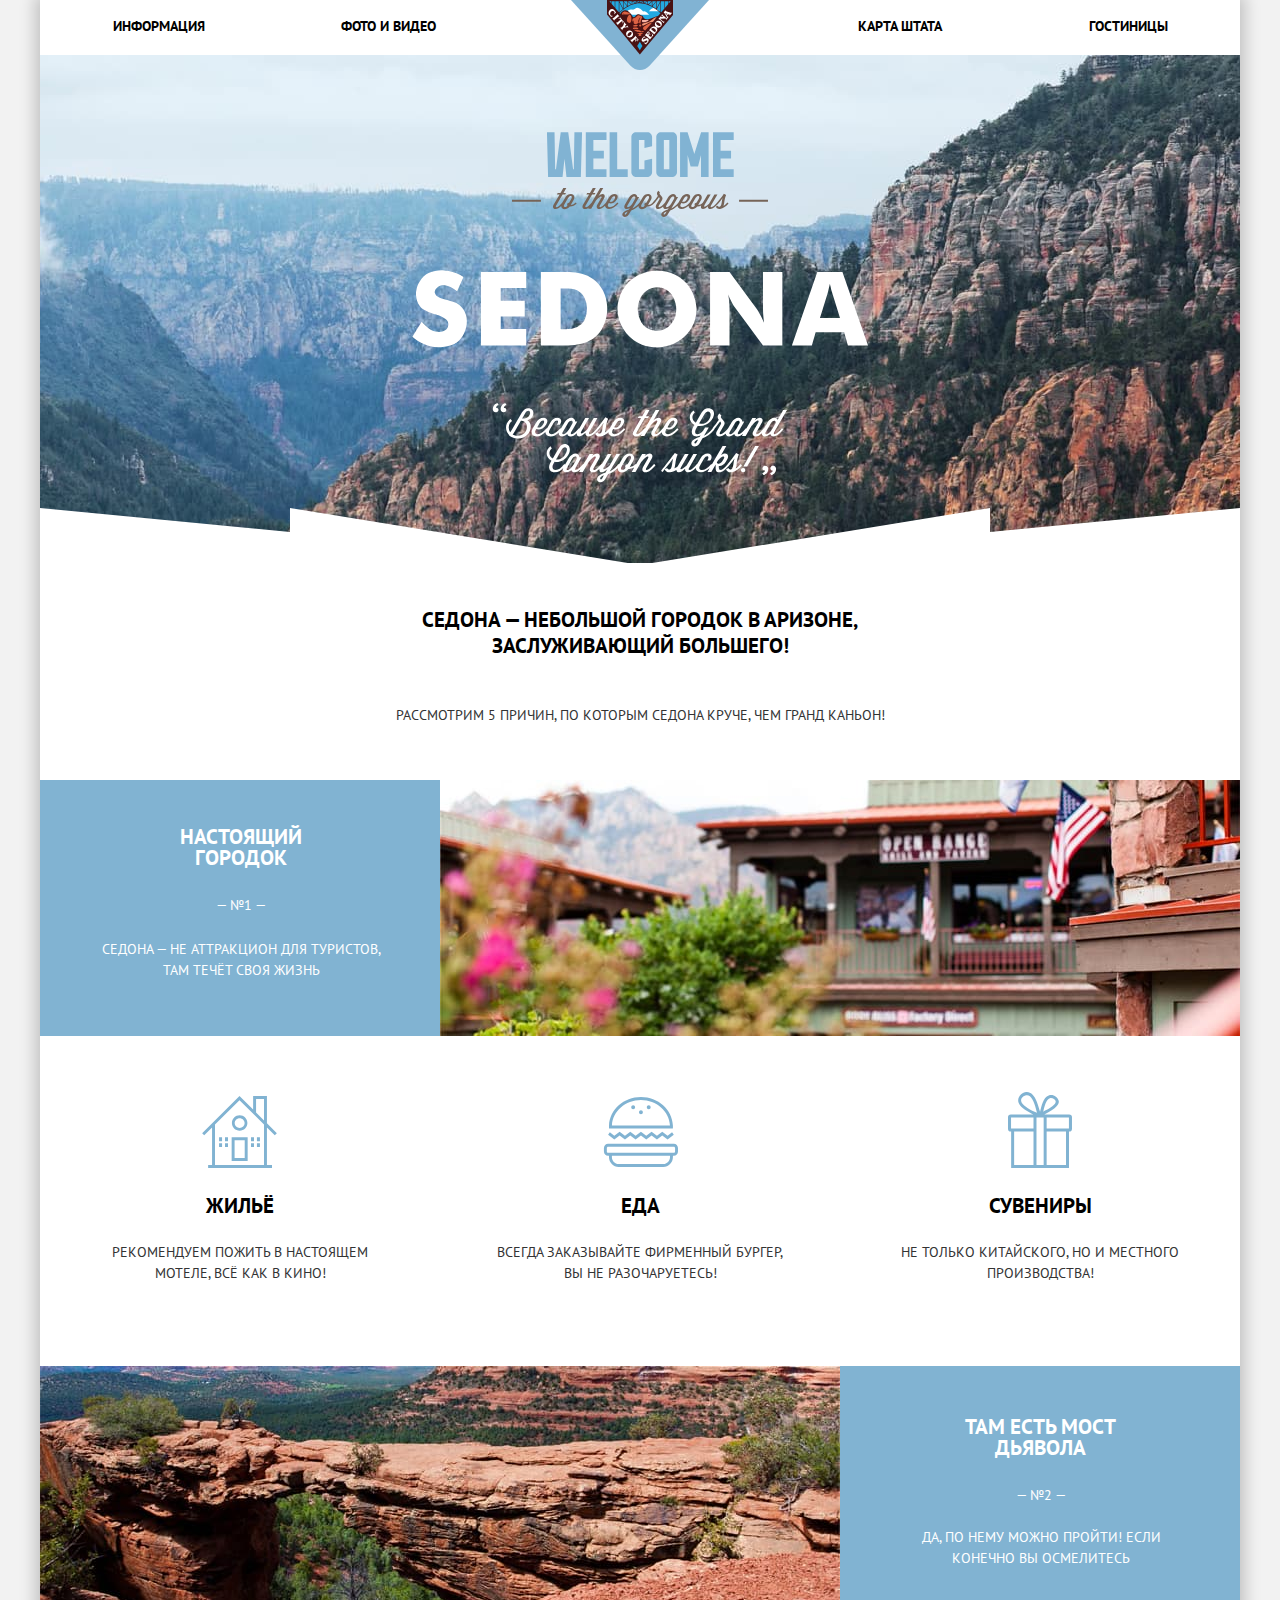
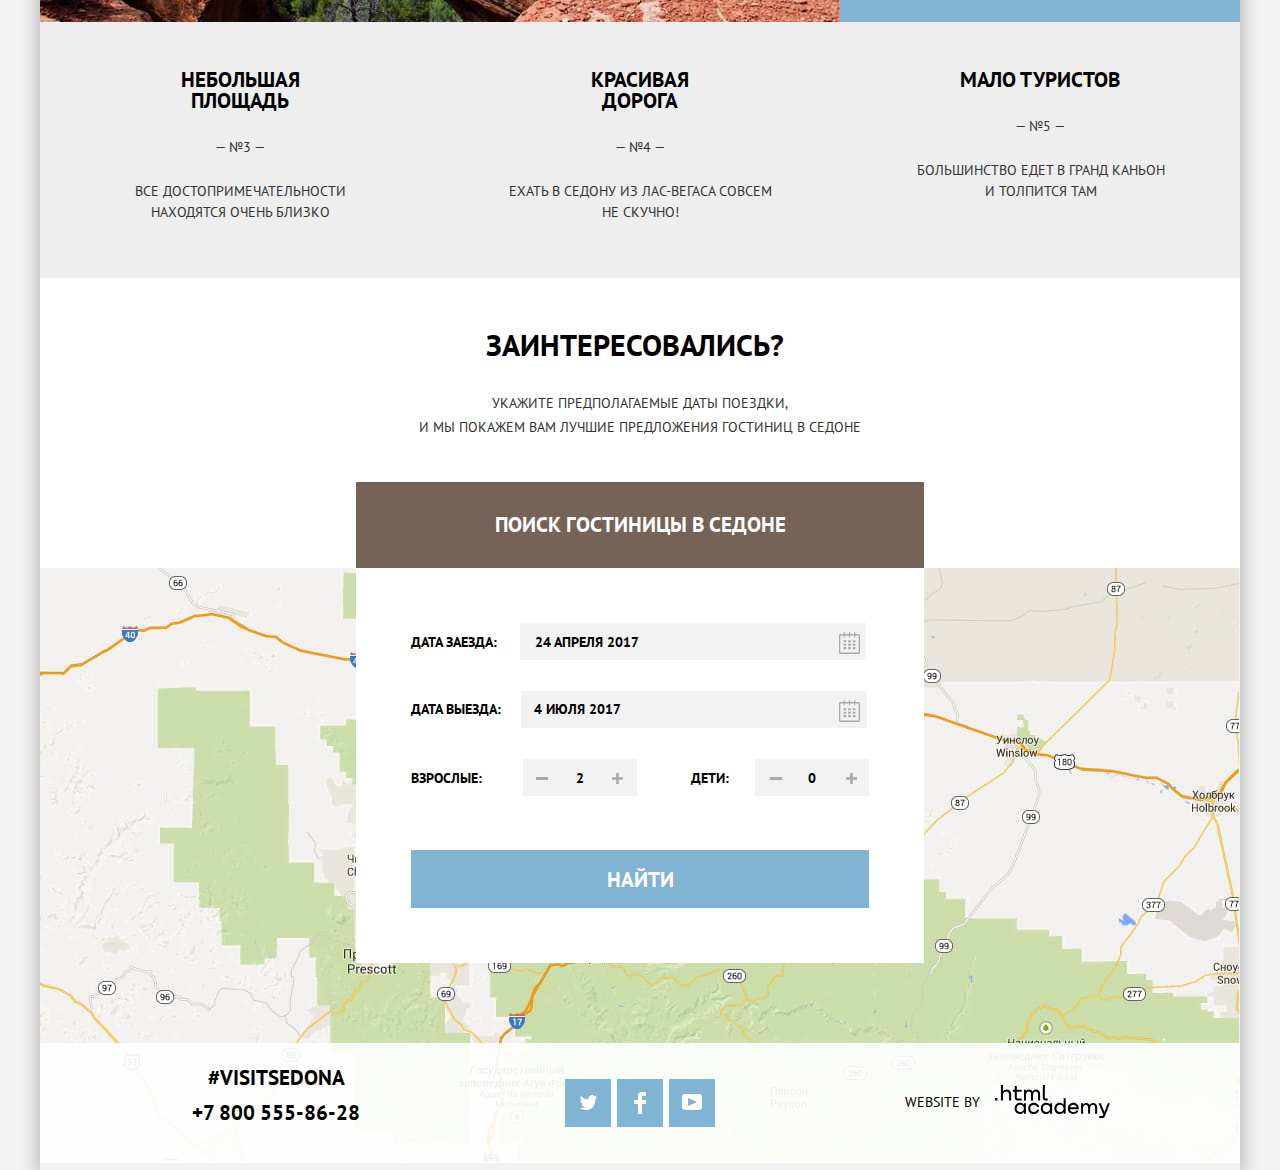
<file: index.html>
<!DOCTYPE html>
<html class="page" lang="ru">

<head>
  <meta charset="utf-8">
  <title>Седона</title>
  <link rel="icon" href="favicon.ico">
  <link rel="icon" href="img/favicon/icon.svg" type="image/svg+xml">
  <link rel="apple-touch-icon" href="img/favicon/180.png">
  <link rel="manifest" href="manifest.webmanifest">
  <link rel="stylesheet" href="https://fonts.googleapis.com/css2?family=PT+Sans:ital,wght@0,400;0,700;1,400;1,700&display=swap">
  <link href="style/normalize.css" rel="stylesheet">
  <link href="style/stylemin.css" rel="stylesheet">
</head>

<body class="page-body">
  <div class="container">
    <header class="main-header">
      <nav class="main-nav">

        <ul class="site-nav">
          <li class="site-nav-1"><a href="blank.html">ИНФОРМАЦИЯ</a></li>
          <li class="site-nav-2"><a href="blank.html">ФОТО И ВИДЕО</a></li>
          <li class="site-nav-3"><a href="blank.html">КАРТА ШТАТА</a></li>
          <li class="site-nav-4"><a href="catalog.html">ГОСТИНИЦЫ</a></li>
        </ul>
      </nav>
      <div class="header-logo">
        <a href="index.html">
          <img class="main-header-logo" src="img/logo.svg" width="138" height="70" alt="логотип">
        </a>
      </div>

    </header>
    <main>

      <section class="title-img">
        <img class="welcome-svg" src="img/welcome.svg" width="188" height="45" alt="welcome">
        <img class="gorgeous-svg" src="img/gorgeous.svg" width="256" height="29" alt="to the gogeous">
        <img class="sedona-svg" src="img/sedona.svg" width="457" height="213" alt="sedona">
        <h1 class="visually-hidden">Welcome to the gorgerous Sedona</h1>
        <h2 class="visually-hidden">because the grand canyon sucks</h2>
      </section>

      <div class="slogan-site">
        <b>Седона — небольшой городок в Аризоне, заслуживающий большего!</b>
        <span class="list-advantages"> Рассмотрим 5 причин, по которым Седона круче, чем гранд каньон!</span>
      </div>

      <div class="block-l">
        <div class="block-left">
          <b>настоящий городок</b>
          <span>— №1 —</span>
          <p>Седона — не аттракцион для туристов, там течёт своя жизнь</p>
        </div>
        <div class="img-block-left">
          <img src="img/img1.jpg" width="800" height="256" alt="уютные дома">
        </div>
      </div>

      <div class="thumb-list">
        <div class="thumb-items">
          <div class="icon-svg"></div>
          <h2>ЖИЛЬЁ</h2>
          <p>Рекомендуем пожить в настоящем
             мотеле, всё как в кино!</p>
        </div>
        <div class="thumb-items">
          <div class="icon-svg"></div>
          <h2>ЕДА</h2>
          <p>Всегда заказывайте фирменный бургер,
             вы не разочаруетесь!</p>
        </div>
        <div class="thumb-items">
          <div class="icon-svg"></div>
          <h2>СУВЕНИРЫ</h2>
          <p>Не только китайского, но и местного
             производства!</p>
        </div>
      </div>

      <div class="block-r">
        <div class="img-block-right"><img src="img/img2.jpg" width="800" height="256" alt="естесвенный каменый мост на фоне бескрайних просторов">
        </div>
        <div class="block-right">
          <b>ТАМ ЕСТЬ МОСТ ДЬЯВОЛА</b>
          <span>— №2 —</span>
          <p>Да, по нему можно пройти! Если конечно вы осмелитесь</p>
        </div>
      </div>
      <ul class="box-list">
        <li class="box-item box-item-1">
          <b>НЕБОЛЬШАЯ ПЛОЩАДЬ</b><span>— №3 —</span>
          <p>все достопримечательности
            находятся очень близко</p>
        </li>
        <li class="box-item box-item-2">
          <b>КРАСИВАЯ ДОРОГА</b><span>— №4 —</span>
          <p>ехать в седону из лас-вегаса совсем
             не скучно!</p>
        </li>
        <li class="box-item box-item-3">
          <b>МАЛО ТУРИСТОВ</b><span>— №5 —</span>
          <p>большинство едет в гранд каньон
            и толпится там</p>
        </li>
      </ul>

      <div class="box-button">
        <b>заинтересовались?</b>

        <span>Укажите предполагаемые даты поездки,</span>
        <span>и мы покажем вам лучшие предложения гостиниц в седоне</span>

        <button class="button" type="button">ПОИСК ГОСТИНИЦЫ В седоне</button>
      </div>
      <section class="map">
        <form class="search-form" action="#" method="POST">
          <label class="entry" for="date-of-entry-label">дата заезда:
            <button class="entry-calendar" type="button" name="entry-calendar-button" id="date-of-entry-label">
              <svg width="21" height="23" viewBox="0 0 21 23" fill="none" xmlns="http://www.w3.org/2000/svg">
                <path fill-rule="evenodd" clip-rule="evenodd" d="M16.406 3.02498H19.251C20.217 3.02498 21 3.84698 21 4.86198V21.164C21 22.179 20.217 23 19.251 23H1.75C0.784 23 0 22.179 0 21.164V4.86198C0 3.84698 0.784 3.02498 1.75 3.02498H4.593V1.64798C4.593 1.26698 4.887 0.958984 5.25 0.958984C5.612 0.958984 5.906 1.26698 5.906 1.64798V3.02498H9.844V1.64798C9.844 1.26698 10.138 0.958984 10.501 0.958984C10.862 0.958984 11.156 1.26698 11.156 1.64798V3.02498H15.094V1.64798C15.094 1.26698 15.387 0.958984 15.75 0.958984C16.112 0.958984 16.406 1.26698 16.406 1.64798V3.02498ZM19.5646 21.484C19.6466 21.3979 19.691 21.2828 19.688 21.164H19.689V4.86198C19.689 4.60898 19.493 4.40298 19.252 4.40298H16.407V5.78098C16.407 6.16198 16.113 6.46998 15.751 6.46998C15.388 6.46998 15.095 6.16198 15.095 5.78098V4.40298H11.157V5.78098C11.157 6.16198 10.863 6.46998 10.502 6.46998C10.139 6.46998 9.845 6.16198 9.845 5.78098V4.40298H5.907V5.78098C5.907 6.16198 5.613 6.46998 5.251 6.46998C4.888 6.46998 4.594 6.16198 4.594 5.78098V4.40298H1.75C1.50263 4.40953 1.30696 4.61458 1.312 4.86198V21.164C1.30696 21.4114 1.50263 21.6164 1.75 21.623H19.251C19.3698 21.6201 19.4826 21.5701 19.5646 21.484Z" />
                <path fill-rule="evenodd" clip-rule="evenodd" d="M4.59399 9.2251H7.21899V11.2911H4.59399V9.2251ZM4.59399 12.6681H7.21899V14.7351H4.59399V12.6681ZM7.21899 16.1121H4.59399V18.1781H7.21899V16.1121ZM9.18799 16.1121H11.813V18.1781H9.18799V16.1121ZM11.813 12.6681H9.18799V14.7351H11.813V12.6681ZM9.18799 9.2251H11.813V11.2911H9.18799V9.2251ZM16.406 16.1121H13.781V18.1781H16.406V16.1121ZM13.781 12.6681H16.406V14.7351H13.781V12.6681ZM16.406 9.2251H13.781V11.2911H16.406V9.2251Z" />
              </svg>

            </button>
          </label>
          <input type="text" name="date-of-entry" value="24 апреля 2017" id="date-of-entry">
          <label class="departure" for="date-of-departure-label">дата выезда:
            <button class="departure-calendar" type="button" name="departure-calendar-button" id="date-of-departure-label">
              <svg width="21" height="23" viewBox="0 0 21 23" fill="none" xmlns="http://www.w3.org/2000/svg">
                <path fill-rule="evenodd" clip-rule="evenodd" d="M16.406 3.02498H19.251C20.217 3.02498 21 3.84698 21 4.86198V21.164C21 22.179 20.217 23 19.251 23H1.75C0.784 23 0 22.179 0 21.164V4.86198C0 3.84698 0.784 3.02498 1.75 3.02498H4.593V1.64798C4.593 1.26698 4.887 0.958984 5.25 0.958984C5.612 0.958984 5.906 1.26698 5.906 1.64798V3.02498H9.844V1.64798C9.844 1.26698 10.138 0.958984 10.501 0.958984C10.862 0.958984 11.156 1.26698 11.156 1.64798V3.02498H15.094V1.64798C15.094 1.26698 15.387 0.958984 15.75 0.958984C16.112 0.958984 16.406 1.26698 16.406 1.64798V3.02498ZM19.5646 21.484C19.6466 21.3979 19.691 21.2828 19.688 21.164H19.689V4.86198C19.689 4.60898 19.493 4.40298 19.252 4.40298H16.407V5.78098C16.407 6.16198 16.113 6.46998 15.751 6.46998C15.388 6.46998 15.095 6.16198 15.095 5.78098V4.40298H11.157V5.78098C11.157 6.16198 10.863 6.46998 10.502 6.46998C10.139 6.46998 9.845 6.16198 9.845 5.78098V4.40298H5.907V5.78098C5.907 6.16198 5.613 6.46998 5.251 6.46998C4.888 6.46998 4.594 6.16198 4.594 5.78098V4.40298H1.75C1.50263 4.40953 1.30696 4.61458 1.312 4.86198V21.164C1.30696 21.4114 1.50263 21.6164 1.75 21.623H19.251C19.3698 21.6201 19.4826 21.5701 19.5646 21.484Z" />
                <path fill-rule="evenodd" clip-rule="evenodd" d="M4.59399 9.2251H7.21899V11.2911H4.59399V9.2251ZM4.59399 12.6681H7.21899V14.7351H4.59399V12.6681ZM7.21899 16.1121H4.59399V18.1781H7.21899V16.1121ZM9.18799 16.1121H11.813V18.1781H9.18799V16.1121ZM11.813 12.6681H9.18799V14.7351H11.813V12.6681ZM9.18799 9.2251H11.813V11.2911H9.18799V9.2251ZM16.406 16.1121H13.781V18.1781H16.406V16.1121ZM13.781 12.6681H16.406V14.7351H13.781V12.6681ZM16.406 9.2251H13.781V11.2911H16.406V9.2251Z" />
              </svg>
            </button>
          </label>

          <input type="text" name="date-of-departure" value="4 июля 2017 " id="date-of-departure">
          <div class="amount">

            <label for="amount-of-adults">взрослые:</label>
            <button class="button-minus-adults" type="button" name="minus-adult">
              <svg width="12" height="3" viewBox="0 0 12 3" fill="none" xmlns="http://www.w3.org/2000/svg">
                <rect width="12" height="3" />
              </svg>

            </button>
            <input type="text" name="amount-of-adults" value="2" id="amount-of-adults">
            <button class="button-plus-adults" type="button" name="plus-adult">
              <svg width="11" height="11" viewBox="0 0 11 11" fill="none" xmlns="http://www.w3.org/2000/svg">
                <path fill-rule="evenodd" clip-rule="evenodd" d="M4.23086 6.76932V11H6.76932V6.76932H11V4.23086H6.76932V0H4.23085V4.23086H0V6.76932H4.23086Z" />
              </svg>
            </button>

            <label for="amount-of-children">Дети:</label>
            <button class="button-minus-children" type="button" name="minus-children">
              <svg width="12" height="3" viewBox="0 0 12 3" fill="none" xmlns="http://www.w3.org/2000/svg">
                <rect width="12" height="3" />
              </svg>
            </button>
            <input type="text" name="amount-of-children" value="0" id="amount-of-children">
            <button class="button-plus-children" type="button" name="plus-children">
              <svg width="11" height="11" viewBox="0 0 11 11" fill="none" xmlns="http://www.w3.org/2000/svg">
                <path fill-rule="evenodd" clip-rule="evenodd" d="M4.23086 6.76932V11H6.76932V6.76932H11V4.23086H6.76932V0H4.23085V4.23086H0V6.76932H4.23086Z" />
              </svg>
            </button>

          </div>
          <button class="search-button" type="submit" name="search-button">Найти</button>

        </form>
        <iframe src="https://www.google.com/maps/embed?pb=!1m18!1m12!1m3!1d832249.1900382092!2d-111.40801154573765!3d35.43068897771214!2m3!1f0!2f0!3f0!3m2!1i1024!2i768!4f13.1!3m3!1m2!1s0x872da132f942b00d%3A0x5548c523fa6c8efd!2z0KHQtdC00L7QvdCwLCDQkNGA0LjQt9C-0L3QsCA4NjMzNiwg0KHQqNCQ!5e0!3m2!1sru!2sru!4v1625221148376!5m2!1sru!2sru" width="600" height="450" style="border:0;" allowfullscreen="" loading="lazy"></iframe>

      </section>
    </main>
    <footer class="main-footer">

      <div class="footer-contact">
        <h2 class="visually-hidden">контакты</h2>

        <a class="contact-tag" href="#">#visitSEDONA</a>
        <a class="contact-tel" href="tel:+78005558628">+7 800 555-86-28</a>

      </div>
      <div class="social-button">
        <div class="twitter">
          <a href="#">
            <img src="img/twittericon.svg" width="17" height="17" alt="twitter">
          </a>
        </div>
        <div class="facebook">
          <a href="#">
            <img src="img/fbicon.svg" width="12" height="22" alt="facebook">
          </a>
        </div>
        <div class="youtube">
          <a href="#">
            <img src="img/youtubeicon.svg" width="20" height="16" alt="youtube">
          </a>
        </div>

      </div>
      <div class="footer-logo">

        <span>Website by</span>
        <a class="footer-logo-link" href="https://htmlacademy.ru/intensive/htmlcss">
          <svg width="115" height="34" fill="none" xmlns="http://www.w3.org/2000/svg">
            <g clip-path="url(#clip0)">
              <path d="M0 12.88v2.577h2.458V12.88H0zM11.647 4.53c-1.56 0-2.822.708-3.612 1.739h-.086V0H5.92v15.457h2.03v-5.303c0-2.125 1.325-3.65 3.27-3.65 1.838 0 2.907 1.375 2.907 3.22v5.733h2.03V9.36c0-2.941-1.816-4.83-4.51-4.83zM26.617 4.83h-4.809V1.073h-2.03V4.83h-1.924v1.975h1.924v5.99c0 1.717.962 2.662 2.693 2.662h4.146V13.46h-3.74c-.684 0-1.069-.386-1.069-1.052V6.805h4.81V4.83zM41.121 4.551c-1.624 0-2.863.794-3.547 2.06h-.064c-.62-1.244-1.774-2.06-3.356-2.06-1.41 0-2.48.751-3.12 1.803h-.086V4.83h-1.945v10.627h2.03v-5.453c0-1.997 1.048-3.456 2.63-3.5 1.495-.042 2.372 1.031 2.372 2.641v6.312h2.03V9.832c0-2.383 1.41-3.327 2.63-3.327 1.474 0 2.35 1.03 2.35 2.64v6.312h2.03V8.93c0-2.576-1.453-4.379-3.954-4.379zM47.827 12.709c0 1.739.983 2.748 2.8 2.748h2.009v-1.975h-1.71c-.684 0-1.069-.387-1.069-1.052V0h-2.03v12.709zM28.905 19.706h-.086c-.792-1.067-2.076-1.814-3.79-1.835-3.147-.043-5.395 2.283-5.395 5.57 0 3.308 2.29 5.634 5.374 5.592 1.756-.022 3.019-.812 3.811-1.943h.086v1.644h2.013V18.17h-2.013v1.536zm-3.597 7.363c-2.227 0-3.64-1.622-3.64-3.628 0-2.006 1.413-3.628 3.64-3.628 2.162 0 3.576 1.622 3.576 3.628 0 1.985-1.414 3.628-3.576 3.628zM44.21 22.011c-.493-2.39-2.613-4.14-5.396-4.14-3.362 0-5.61 2.454-5.61 5.57s2.248 5.591 5.61 5.591c2.783 0 4.903-1.792 5.395-4.204h-2.12c-.427 1.345-1.69 2.262-3.254 2.262-2.184 0-3.597-1.643-3.597-3.65 0-2.005 1.413-3.627 3.597-3.627 1.627 0 2.827.96 3.255 2.198h2.12zM55.084 19.706h-.086c-.792-1.067-2.077-1.814-3.79-1.835-3.147-.043-5.395 2.283-5.395 5.57 0 3.308 2.29 5.634 5.374 5.592 1.756-.022 3.019-.812 3.811-1.943h.086v1.644h2.012V18.17h-2.012v1.536zm-3.597 7.363c-2.227 0-3.64-1.622-3.64-3.628 0-2.006 1.413-3.628 3.64-3.628 2.162 0 3.575 1.622 3.575 3.628 0 1.985-1.413 3.628-3.575 3.628zM68.654 19.813h-.086c-.792-1.131-2.12-1.92-3.811-1.942-3.083-.043-5.374 2.284-5.374 5.591 0 3.287 2.248 5.613 5.395 5.57 1.67-.02 2.998-.768 3.769-1.835h.107v1.537h2.013V13.368h-2.013v6.445zm-3.597 7.277c-2.227 0-3.64-1.622-3.64-3.628 0-2.006 1.413-3.628 3.64-3.628 2.162 0 3.575 1.644 3.575 3.628 0 2.006-1.413 3.628-3.575 3.628zM78.33 17.87c-3.255 0-5.482 2.498-5.482 5.592 0 3.01 2.099 5.57 5.524 5.57 2.484 0 4.475-1.344 5.182-3.585h-2.12c-.47 1.003-1.605 1.643-2.976 1.643-1.927 0-3.297-1.28-3.447-2.923h8.757c.278-3.522-1.927-6.296-5.438-6.296zm-.043 1.943c1.691 0 2.955 1.046 3.276 2.56h-6.51c.3-1.493 1.564-2.56 3.234-2.56zM98.198 17.892c-1.627 0-2.868.79-3.554 2.049h-.064c-.62-1.238-1.777-2.049-3.362-2.049-1.413 0-2.483.747-3.126 1.793h-.085V18.17h-1.949v10.563h2.034v-5.42c0-1.985 1.05-3.436 2.634-3.479 1.499-.043 2.377 1.024 2.377 2.625v6.274h2.034v-5.59c0-2.37 1.413-3.309 2.633-3.309 1.478 0 2.355 1.024 2.355 2.625v6.274h2.035v-6.487c0-2.561-1.456-4.354-3.962-4.354zM109.441 27.048l-3.64-8.878h-2.248l4.839 11.567-.021.042c-.343.875-.728 1.195-1.67 1.195h-2.505v2.028h2.505c1.841 0 2.826-.832 3.511-2.625l4.668-12.207h-2.077l-3.362 8.878z" />
            </g>
            <defs>
              <clipPath id="clip0">
                <path d="M0 0h115v33.029H0z" />
              </clipPath>
            </defs>
          </svg>
        </a>

      </div>

    </footer>
  </div>
</body>

</html>
</file>
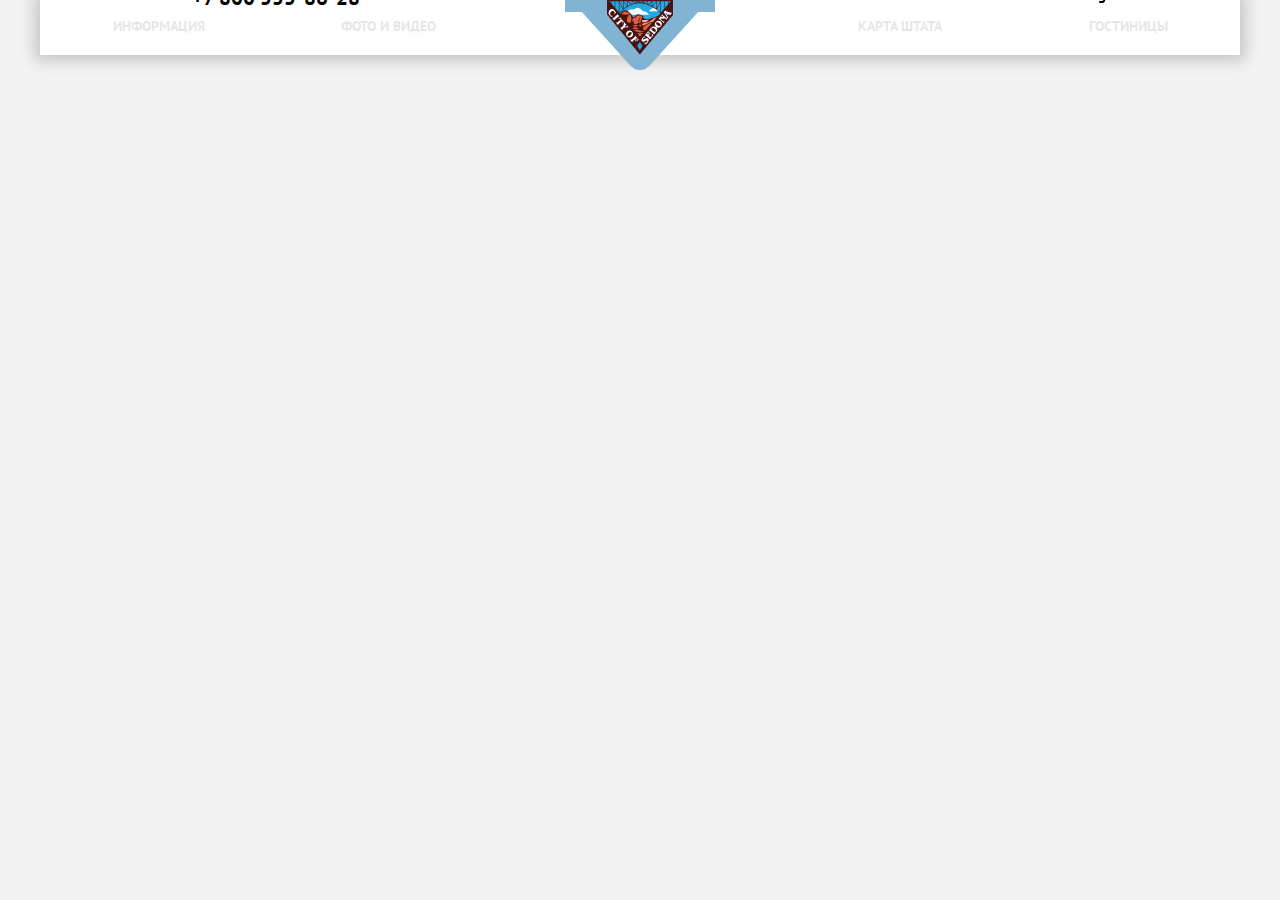
<file: blank.html>
<!DOCTYPE html>
<html class="page" lang="ru">
  <head>
    <meta charset="utf-8">
    <title>Седона</title>
    <link rel="icon" href="favicon.ico">
    <link rel="icon" href="img/favicon/icon.svg" type="image/svg+xml">
    <link rel="apple-touch-icon" href="img/favicon/180.png">
    <link rel="manifest" href="manifest.webmanifest">
    <link rel="stylesheet" href="https://fonts.googleapis.com/css2?family=PT+Sans:ital,wght@0,400;0,700;1,400;1,700&display=swap">
    <link href="style/normalize.css" rel="stylesheet">
    <link href="style/stylemin.css" rel="stylesheet">
  </head>

  <body class="page-body">
    <div class="container">
    <header class="main-header">


      <nav class="main-nav">


      <ul class="site-nav">
        <li class="site-nav-1"><a href="blank.html">ИНФОРМАЦИЯ</a></li>
        <li class="site-nav-2"><a href="blank.html">ФОТО И ВИДЕО</a></li>
        <li class="site-nav-3"><a href="blank.html">КАРТА ШТАТА</a></li>
        <li class="site-nav-4"><a href="catalog.html">ГОСТИНИЦЫ</a></li>
      </ul>
      </nav>
      <div class="header-logo">
        <a href="index.html">
          <img class="main-header-logo" src="img/logo.svg" width="138" height="70" alt="логотип">
        </a>
        </div>

       </header>
       <footer class="main-footer">

        <div class="footer-contact">
          <h2 class="visually-hidden">контакты</h2>

          <a class="contact-tag" href="#">#visitSEDONA</a>
          <a class="contact-tel" href="tel:+7800555-86-28">+7 800 555-86-28</a>

        </div>
        <div class="social-button">
          <div class="twitter">
            <a href="#">
              <img src="img/twittericon.svg" width="17" height="17" alt="twitter">
            </a>
          </div>
          <div class="facebook">
            <a href="#">
              <img src="img/fbicon.svg" width="12" height="22" alt="facebook">
            </a>
          </div>
          <div class="youtube">
            <a href="#">
              <img src="img/youtubeicon.svg" width="20" height="16" alt="youtube">
            </a>
          </div>

        </div>
        <div class="footer-logo">

          <span>Website by</span>
          <a class="footer-logo-link" href="https://htmlacademy.ru/intensive/htmlcss">
            <svg width="115" height="34" fill="none" xmlns="http://www.w3.org/2000/svg">
              <g clip-path="url(#clip0)">
                <path d="M0 12.88v2.577h2.458V12.88H0zM11.647 4.53c-1.56 0-2.822.708-3.612 1.739h-.086V0H5.92v15.457h2.03v-5.303c0-2.125 1.325-3.65 3.27-3.65 1.838 0 2.907 1.375 2.907 3.22v5.733h2.03V9.36c0-2.941-1.816-4.83-4.51-4.83zM26.617 4.83h-4.809V1.073h-2.03V4.83h-1.924v1.975h1.924v5.99c0 1.717.962 2.662 2.693 2.662h4.146V13.46h-3.74c-.684 0-1.069-.386-1.069-1.052V6.805h4.81V4.83zM41.121 4.551c-1.624 0-2.863.794-3.547 2.06h-.064c-.62-1.244-1.774-2.06-3.356-2.06-1.41 0-2.48.751-3.12 1.803h-.086V4.83h-1.945v10.627h2.03v-5.453c0-1.997 1.048-3.456 2.63-3.5 1.495-.042 2.372 1.031 2.372 2.641v6.312h2.03V9.832c0-2.383 1.41-3.327 2.63-3.327 1.474 0 2.35 1.03 2.35 2.64v6.312h2.03V8.93c0-2.576-1.453-4.379-3.954-4.379zM47.827 12.709c0 1.739.983 2.748 2.8 2.748h2.009v-1.975h-1.71c-.684 0-1.069-.387-1.069-1.052V0h-2.03v12.709zM28.905 19.706h-.086c-.792-1.067-2.076-1.814-3.79-1.835-3.147-.043-5.395 2.283-5.395 5.57 0 3.308 2.29 5.634 5.374 5.592 1.756-.022 3.019-.812 3.811-1.943h.086v1.644h2.013V18.17h-2.013v1.536zm-3.597 7.363c-2.227 0-3.64-1.622-3.64-3.628 0-2.006 1.413-3.628 3.64-3.628 2.162 0 3.576 1.622 3.576 3.628 0 1.985-1.414 3.628-3.576 3.628zM44.21 22.011c-.493-2.39-2.613-4.14-5.396-4.14-3.362 0-5.61 2.454-5.61 5.57s2.248 5.591 5.61 5.591c2.783 0 4.903-1.792 5.395-4.204h-2.12c-.427 1.345-1.69 2.262-3.254 2.262-2.184 0-3.597-1.643-3.597-3.65 0-2.005 1.413-3.627 3.597-3.627 1.627 0 2.827.96 3.255 2.198h2.12zM55.084 19.706h-.086c-.792-1.067-2.077-1.814-3.79-1.835-3.147-.043-5.395 2.283-5.395 5.57 0 3.308 2.29 5.634 5.374 5.592 1.756-.022 3.019-.812 3.811-1.943h.086v1.644h2.012V18.17h-2.012v1.536zm-3.597 7.363c-2.227 0-3.64-1.622-3.64-3.628 0-2.006 1.413-3.628 3.64-3.628 2.162 0 3.575 1.622 3.575 3.628 0 1.985-1.413 3.628-3.575 3.628zM68.654 19.813h-.086c-.792-1.131-2.12-1.92-3.811-1.942-3.083-.043-5.374 2.284-5.374 5.591 0 3.287 2.248 5.613 5.395 5.57 1.67-.02 2.998-.768 3.769-1.835h.107v1.537h2.013V13.368h-2.013v6.445zm-3.597 7.277c-2.227 0-3.64-1.622-3.64-3.628 0-2.006 1.413-3.628 3.64-3.628 2.162 0 3.575 1.644 3.575 3.628 0 2.006-1.413 3.628-3.575 3.628zM78.33 17.87c-3.255 0-5.482 2.498-5.482 5.592 0 3.01 2.099 5.57 5.524 5.57 2.484 0 4.475-1.344 5.182-3.585h-2.12c-.47 1.003-1.605 1.643-2.976 1.643-1.927 0-3.297-1.28-3.447-2.923h8.757c.278-3.522-1.927-6.296-5.438-6.296zm-.043 1.943c1.691 0 2.955 1.046 3.276 2.56h-6.51c.3-1.493 1.564-2.56 3.234-2.56zM98.198 17.892c-1.627 0-2.868.79-3.554 2.049h-.064c-.62-1.238-1.777-2.049-3.362-2.049-1.413 0-2.483.747-3.126 1.793h-.085V18.17h-1.949v10.563h2.034v-5.42c0-1.985 1.05-3.436 2.634-3.479 1.499-.043 2.377 1.024 2.377 2.625v6.274h2.034v-5.59c0-2.37 1.413-3.309 2.633-3.309 1.478 0 2.355 1.024 2.355 2.625v6.274h2.035v-6.487c0-2.561-1.456-4.354-3.962-4.354zM109.441 27.048l-3.64-8.878h-2.248l4.839 11.567-.021.042c-.343.875-.728 1.195-1.67 1.195h-2.505v2.028h2.505c1.841 0 2.826-.832 3.511-2.625l4.668-12.207h-2.077l-3.362 8.878z" />
              </g>
              <defs>
                <clipPath id="clip0">
                  <path d="M0 0h115v33.029H0z" />
                </clipPath>
              </defs>
            </svg>
          </a>

        </div>

      </footer>
  </div>
  </body>

</html>
</file>
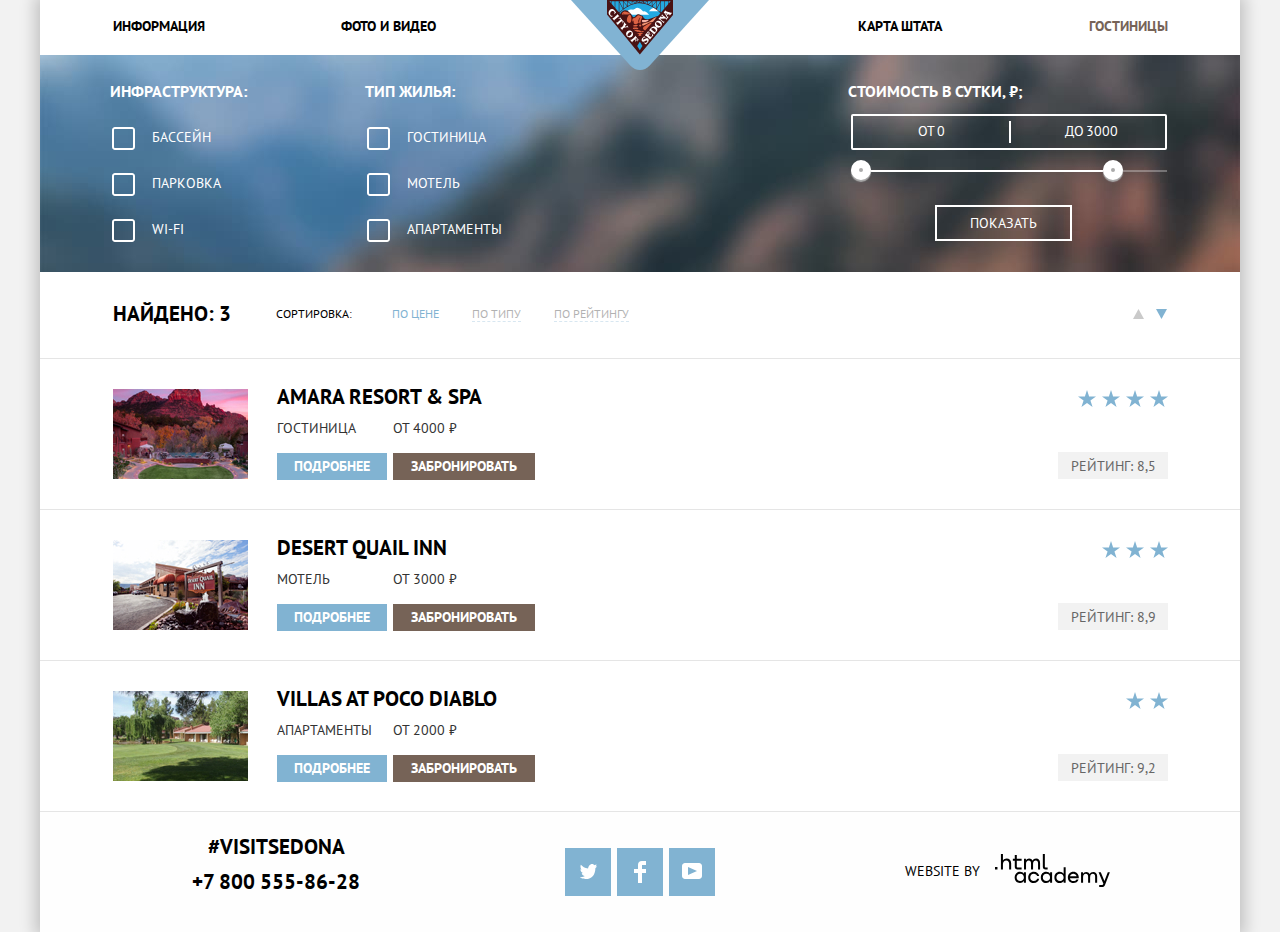
<file: catalog.html>
<!DOCTYPE html>
<html class="page" lang="ru">

<head>
  <meta charset="utf-8">
  <title>Седона</title>
  <link rel="icon" href="favicon.ico">
  <link rel="icon" href="img/favicon/icon.svg" type="image/svg+xml">
  <link rel="apple-touch-icon" href="img/favicon/180.png">
  <link rel="manifest" href="manifest.webmanifest">
  <link rel="stylesheet" href="https://fonts.googleapis.com/css2?family=PT+Sans:ital,wght@0,400;0,700;1,400;1,700&display=swap">
  <link href="style/normalize.css" rel="stylesheet">
  <link href="style/stylemin.css" rel="stylesheet">
</head>

<body class="page-body">
  <div class="container">
    <header class="main-header">

      <nav class="main-nav">

        <ul class="site-nav">
          <li class="site-nav-1"><a href="blank.html">ИНФОРМАЦИЯ</a></li>
          <li class="site-nav-2"><a href="blank.html">ФОТО И ВИДЕО</a></li>
          <li class="site-nav-3"><a href="blank.html">КАРТА ШТАТА</a></li>
          <li class="site-nav-4"><a class="item-active" href="catalog.html">ГОСТИНИЦЫ</a></li>
        </ul>
      </nav>
      <div class="header-logo">
        <a href="index.html">
          <img class="main-header-logo" src="img/logo.svg" width="138" height="70" alt="логотип">
        </a>
      </div>

    </header>
    <main>
      <section>
        <form method="get" action="https://echo.htmlacademy.ru/courses">
          <div class="filters">

            <fieldset class="filter-benefits">
              <Legend>Инфраструктура:</Legend>
              <ul>
                <li class="filter-option filter-checkbox">
                  <input class="visually-hidden filter-input-checkbox filter-input" type="checkbox" name="swimming-pool" id="filter-swimming-pool">
                  <label for="filter-swimming-pool">БАССЕЙН</label>
                </li>
                <li class="filter-option filter-checkbox">
                  <input class="visually-hidden filter-input-checkbox filter-input" type="checkbox" name="parking" id="filter-parking">
                  <label for="filter-parking">ПАРКОВКА</label>
                </li>
                <li class="filter-option filter-checkbox">
                  <input class="visually-hidden filter-input-checkbox filter-input" type="checkbox" name="wifi" id="filter-wifi">
                  <label for="filter-wifi">WI-FI</label>
                </li>
              </ul>
            </fieldset>

            <fieldset class="filter-type">
              <Legend>Тип жилья:</Legend>
              <ul>
                <li class="filter-option filter-checkbox">
                  <input class="visually-hidden filter-input-checkbox filter-input" type="checkbox" name="hotel" id="filter-hotel">
                  <label for="filter-hotel">ГОСТИНИЦА</label>
                </li>
                <li class="filter-option filter-checkbox">
                  <input class="visually-hidden filter-input-checkbox filter-input" type="checkbox" name="motel" id="filter-motel">
                  <label for="filter-motel">МОТЕЛЬ</label>
                </li>
                <li class="filter-option filter-checkbox">
                  <input class="visually-hidden filter-input-checkbox filter-input" type="checkbox" name="apartments" id="filter-apartments">
                  <label for="filter-apartments">АПАРТАМЕНТЫ</label>
                </li>
              </ul>
            </fieldset>

            <fieldset class="slider-price">
              <legend>Стоимость в сутки, &#8381;;</legend>
              <div class="range-filter">
                <div class="price-controls">
                  <label class="min-price">
                    от
                    <input type="text" name="min-price" value="0">
                  </label>
                  <label class="max-price">
                    до
                    <input type="text" name="max-price" value="3000">
                  </label>
                </div>
                <div class="range-controls">
                  <div class="scale">
                    <div class="bar"></div>
                  </div>
                  <div class="toggle toggle-min"></div>
                  <div class="toggle toggle-max"></div>
                  <button type="submit" name="show">показать</button>
                </div>

              </div>

            </fieldset>

          </div>
        </form>
      </section>

      <div class="sort">
        <div class="sorting-result">
          <h1 class="visually-hidden">Поиск жилья в Седоне</h1>
          <b>найдено: 3</b>
        </div>
        <div class="sorting">
          <span>сортировка:</span>

          <ul class="sorting-list">
            <li class="sorting-item"><a class="item-active" href="#">ПО ЦЕНЕ</a></li>
            <li class="sorting-item"><a href="#">ПО ТИПУ</a></li>
            <li class="sorting-item"><a href="#">ПО РЕЙТИНГУ</a></li>
          </ul>
        </div>
        <div class="sorting-from">
          <ul class="sorting-from-list">
            <li>
              <a class="sorting-from-link" href="#">
                <svg width="11" height="10" viewBox="0 0 11 10" fill="none" xmlns="http://www.w3.org/2000/svg">
                  <path d="M5.5 0L0 10H11L5.5 0Z" />
                </svg>
              </a>
            </li>
            <li>
              <a class="sorting-from-link item-active" href="#">
                <svg width="11" height="10" viewBox="0 0 11 10" fill="none" xmlns="http://www.w3.org/2000/svg">
                  <path d="M5.5 10L0 0H11" />
                </svg>
              </a>
            </li>
          </ul>
        </div>
      </div>

      <section class="result">
        <div class="list-result">
          <div class="result-img">
            <img src="img/hotel.jpg" width="135" height="90" alt="шикарный вид на гору">
          </div>
          <div class="result-description">
            <h2 class="result-description-h2">
            <a class="result-description-a" href="#">Amara Resort & Spa</a>
          </h2>
            <div class="button-detail">
              <span>ГОСТИНИЦА</span>
              <a href="#">подробнее</a>
            </div>
            <div class="button-confirm">
              <span>ОТ 4000 &#8381;</span>
              <a href="#">забронировать</a>
            </div>
          </div>
          <div class="rating">
            <div>
              <ul class="rating-star">
                <li>
                  <svg width="19" height="17" viewBox="0 0 19 17" fill="none" xmlns="http://www.w3.org/2000/svg">
                    <path d="M9.002 0L11.128 6.494H18.005L12.441 10.506L14.566 17L9.002 12.987L3.438 17L5.564 10.506L0 6.494H6.878L9.002 0Z" fill="#81B3D2" />
                  </svg>
                </li>
                <li>
                  <svg width="19" height="17" viewBox="0 0 19 17" fill="none" xmlns="http://www.w3.org/2000/svg">
                    <path d="M9.002 0L11.128 6.494H18.005L12.441 10.506L14.566 17L9.002 12.987L3.438 17L5.564 10.506L0 6.494H6.878L9.002 0Z" fill="#81B3D2" />
                  </svg>
                </li>
                <li>
                  <svg width="19" height="17" viewBox="0 0 19 17" fill="none" xmlns="http://www.w3.org/2000/svg">
                    <path d="M9.002 0L11.128 6.494H18.005L12.441 10.506L14.566 17L9.002 12.987L3.438 17L5.564 10.506L0 6.494H6.878L9.002 0Z" fill="#81B3D2" />
                  </svg>
                </li>
                <li>
                  <svg width="19" height="17" viewBox="0 0 19 17" fill="none" xmlns="http://www.w3.org/2000/svg">
                    <path d="M9.002 0L11.128 6.494H18.005L12.441 10.506L14.566 17L9.002 12.987L3.438 17L5.564 10.506L0 6.494H6.878L9.002 0Z" fill="#81B3D2" />
                  </svg>
                </li>
              </ul>
            </div>
            <div class="rating-figure">
              <span>РЕЙТИНГ: 8,5</span>
            </div>
          </div>
        </div>
        <div class="list-result">
          <div class="result-img">
            <img src="img/motel.jpg" width="135" height="90" alt="шикарный вид на гору">
          </div>
          <div class="result-description">
            <h2 class="result-description-h2">
            <a class="result-description-a" href="#">Desert Quail Inn</a>
          </h2>
            <div class="button-detail">
              <span>МОТЕЛЬ</span>
              <a href="#">подробнее</a>
            </div>
            <div class="button-confirm">
              <span>ОТ 3000 &#8381;</span>
              <a href="#">забронировать</a>
            </div>
          </div>
          <div class="rating">
            <div>
              <ul class="rating-star">
                <li>
                  <svg width="19" height="17" viewBox="0 0 19 17" fill="none" xmlns="http://www.w3.org/2000/svg">
                    <path d="M9.002 0L11.128 6.494H18.005L12.441 10.506L14.566 17L9.002 12.987L3.438 17L5.564 10.506L0 6.494H6.878L9.002 0Z" fill="#81B3D2" />
                  </svg>
                </li>
                <li>
                  <svg width="19" height="17" viewBox="0 0 19 17" fill="none" xmlns="http://www.w3.org/2000/svg">
                    <path d="M9.002 0L11.128 6.494H18.005L12.441 10.506L14.566 17L9.002 12.987L3.438 17L5.564 10.506L0 6.494H6.878L9.002 0Z" fill="#81B3D2" />
                  </svg>
                </li>
                <li>
                  <svg width="19" height="17" viewBox="0 0 19 17" fill="none" xmlns="http://www.w3.org/2000/svg">
                    <path d="M9.002 0L11.128 6.494H18.005L12.441 10.506L14.566 17L9.002 12.987L3.438 17L5.564 10.506L0 6.494H6.878L9.002 0Z" fill="#81B3D2" />
                  </svg>
                </li>
              </ul>
            </div>
            <div class="rating-figure">
              <span>РЕЙТИНГ: 8,9</span>
            </div>
          </div>
        </div>
        <div class="list-result">
          <div class="result-img">
            <img src="img/apartments.jpg" width="135" height="90" alt="шикарный вид на гору">
          </div>
          <div class="result-description">
            <h2 class="result-description-h2">
            <a class="result-description-a" href="#">Villas at Poco Diablo</a>
          </h2>
            <div class="button-detail">
              <span>АПАРТАМЕНТЫ</span>

              <a href="#">подробнее</a>
            </div>
            <div class="button-confirm">
              <span>ОТ 2000 &#8381;</span>

              <a href="#">забронировать</a>
            </div>
          </div>
          <div class="rating">
            <div>
              <ul class="rating-star">
                <li>
                  <svg width="19" height="17" viewBox="0 0 19 17" fill="none" xmlns="http://www.w3.org/2000/svg">
                    <path d="M9.002 0L11.128 6.494H18.005L12.441 10.506L14.566 17L9.002 12.987L3.438 17L5.564 10.506L0 6.494H6.878L9.002 0Z" fill="#81B3D2" />
                  </svg>
                </li>
                <li>
                  <svg width="19" height="17" viewBox="0 0 19 17" fill="none" xmlns="http://www.w3.org/2000/svg">
                    <path d="M9.002 0L11.128 6.494H18.005L12.441 10.506L14.566 17L9.002 12.987L3.438 17L5.564 10.506L0 6.494H6.878L9.002 0Z" fill="#81B3D2" />
                  </svg>
                </li>
              </ul>
            </div>
            <div class="rating-figure">
              <span>РЕЙТИНГ: 9,2</span>
            </div>
          </div>
        </div>
      </section>
    </main>
    <footer class="main-footer-catalog">
      <div class="footer-contact">
        <h1 class="visually-hidden">контакты</h1>

        <a class="contact-tag" href="#">#visitSEDONA</a>
        <a class="contact-tel" href="tel:+78005558628">+7 800 555-86-28</a>

      </div>
      <div class="social-button">
        <div class="twitter">
          <a href="#">
            <img src="img/twittericon.svg" width="17" height="17" alt="twitter">
          </a>
        </div>
        <div class="facebook">
          <a href="#">
            <img src="img/fbicon.svg" width="12" height="22" alt="facebook">
          </a>
        </div>
        <div class="youtube">
          <a href="#">
            <img src="img/youtubeicon.svg" width="20" height="16" alt="youtube">
          </a>
        </div>

      </div>
      <div class="footer-logo">

        <span>Website by</span>
        <a class="footer-logo-link" href="https://htmlacademy.ru/intensive/htmlcss">
          <svg width="115" height="34" fill="none" xmlns="http://www.w3.org/2000/svg">
            <g clip-path="url(#clip0)">
              <path d="M0 12.88v2.577h2.458V12.88H0zM11.647 4.53c-1.56 0-2.822.708-3.612 1.739h-.086V0H5.92v15.457h2.03v-5.303c0-2.125 1.325-3.65 3.27-3.65 1.838 0 2.907 1.375 2.907 3.22v5.733h2.03V9.36c0-2.941-1.816-4.83-4.51-4.83zM26.617 4.83h-4.809V1.073h-2.03V4.83h-1.924v1.975h1.924v5.99c0 1.717.962 2.662 2.693 2.662h4.146V13.46h-3.74c-.684 0-1.069-.386-1.069-1.052V6.805h4.81V4.83zM41.121 4.551c-1.624 0-2.863.794-3.547 2.06h-.064c-.62-1.244-1.774-2.06-3.356-2.06-1.41 0-2.48.751-3.12 1.803h-.086V4.83h-1.945v10.627h2.03v-5.453c0-1.997 1.048-3.456 2.63-3.5 1.495-.042 2.372 1.031 2.372 2.641v6.312h2.03V9.832c0-2.383 1.41-3.327 2.63-3.327 1.474 0 2.35 1.03 2.35 2.64v6.312h2.03V8.93c0-2.576-1.453-4.379-3.954-4.379zM47.827 12.709c0 1.739.983 2.748 2.8 2.748h2.009v-1.975h-1.71c-.684 0-1.069-.387-1.069-1.052V0h-2.03v12.709zM28.905 19.706h-.086c-.792-1.067-2.076-1.814-3.79-1.835-3.147-.043-5.395 2.283-5.395 5.57 0 3.308 2.29 5.634 5.374 5.592 1.756-.022 3.019-.812 3.811-1.943h.086v1.644h2.013V18.17h-2.013v1.536zm-3.597 7.363c-2.227 0-3.64-1.622-3.64-3.628 0-2.006 1.413-3.628 3.64-3.628 2.162 0 3.576 1.622 3.576 3.628 0 1.985-1.414 3.628-3.576 3.628zM44.21 22.011c-.493-2.39-2.613-4.14-5.396-4.14-3.362 0-5.61 2.454-5.61 5.57s2.248 5.591 5.61 5.591c2.783 0 4.903-1.792 5.395-4.204h-2.12c-.427 1.345-1.69 2.262-3.254 2.262-2.184 0-3.597-1.643-3.597-3.65 0-2.005 1.413-3.627 3.597-3.627 1.627 0 2.827.96 3.255 2.198h2.12zM55.084 19.706h-.086c-.792-1.067-2.077-1.814-3.79-1.835-3.147-.043-5.395 2.283-5.395 5.57 0 3.308 2.29 5.634 5.374 5.592 1.756-.022 3.019-.812 3.811-1.943h.086v1.644h2.012V18.17h-2.012v1.536zm-3.597 7.363c-2.227 0-3.64-1.622-3.64-3.628 0-2.006 1.413-3.628 3.64-3.628 2.162 0 3.575 1.622 3.575 3.628 0 1.985-1.413 3.628-3.575 3.628zM68.654 19.813h-.086c-.792-1.131-2.12-1.92-3.811-1.942-3.083-.043-5.374 2.284-5.374 5.591 0 3.287 2.248 5.613 5.395 5.57 1.67-.02 2.998-.768 3.769-1.835h.107v1.537h2.013V13.368h-2.013v6.445zm-3.597 7.277c-2.227 0-3.64-1.622-3.64-3.628 0-2.006 1.413-3.628 3.64-3.628 2.162 0 3.575 1.644 3.575 3.628 0 2.006-1.413 3.628-3.575 3.628zM78.33 17.87c-3.255 0-5.482 2.498-5.482 5.592 0 3.01 2.099 5.57 5.524 5.57 2.484 0 4.475-1.344 5.182-3.585h-2.12c-.47 1.003-1.605 1.643-2.976 1.643-1.927 0-3.297-1.28-3.447-2.923h8.757c.278-3.522-1.927-6.296-5.438-6.296zm-.043 1.943c1.691 0 2.955 1.046 3.276 2.56h-6.51c.3-1.493 1.564-2.56 3.234-2.56zM98.198 17.892c-1.627 0-2.868.79-3.554 2.049h-.064c-.62-1.238-1.777-2.049-3.362-2.049-1.413 0-2.483.747-3.126 1.793h-.085V18.17h-1.949v10.563h2.034v-5.42c0-1.985 1.05-3.436 2.634-3.479 1.499-.043 2.377 1.024 2.377 2.625v6.274h2.034v-5.59c0-2.37 1.413-3.309 2.633-3.309 1.478 0 2.355 1.024 2.355 2.625v6.274h2.035v-6.487c0-2.561-1.456-4.354-3.962-4.354zM109.441 27.048l-3.64-8.878h-2.248l4.839 11.567-.021.042c-.343.875-.728 1.195-1.67 1.195h-2.505v2.028h2.505c1.841 0 2.826-.832 3.511-2.625l4.668-12.207h-2.077l-3.362 8.878z" />
            </g>
            <defs>
              <clipPath id="clip0">
                <path d="M0 0h115v33.029H0z" />
              </clipPath>
            </defs>
          </svg>
        </a>

      </div>

    </footer>
  </div>
</body>

</html>
</file>
<file: style/stylemin.css>
:root{--basic-white:#fff;--basic-black:#000;--basic-black-opacity:rgba(0, 0, 0, .3);--basic-blue:#81b3d2;--basic-gray:#eee;--background-color:#f2f2f2;--background-color-opacity:rgba(255, 255, 255, .3);--button:#766357;--button-hover:#604e43;--button-active:#503e33;--button-visibility:rgba(255, 255, 255, .3);--social-button-hover:#669ec0;--social-button-active:#5496bd;--from-to:#cacaca;--button-detail-hover:#669ec0;--foother-color:rgba(255, 255, 255, .9);--bottom:#e5e5e5;--rating:#666;--toggle:#ababab;--box-shadow:rgba(0, 1, 1, .2);--search-shadow:rgba(0, 1, 1, .15);--amount-button:#a9a9a9;--footer-logo:#bdbbbc;--box-item-color:#333333}.page{height:100%}.page-body{font-family:"PT Sans",arial,sans-serif;font-size:14px;font-weight:400;line-height:26px;display:grid;min-width:960px;max-width:1200px;min-height:100%;margin:0;margin-right:auto;margin-left:auto;padding:0;text-transform:uppercase;color:var(--basic-black);background-color:var(--background-color);grid-template-rows:min-content 1fr min-content;align-content:start}a{text-decoration:none}img{max-width:100%;height:auto}.main-header{width:1200px;background-color:var(--basic-white)}.container{position:relative;width:1200px;margin-right:auto;margin-left:auto;box-shadow:0 0 15px 5px var(--box-shadow)}.center{width:1200px;margin:0 auto;padding:0 10px}.site-nav{font-size:14px;font-weight:700;line-height:26px;display:flex;box-sizing:border-box;width:1200px;margin:0;padding:0;padding-top:13px;padding-bottom:16px;list-style:none;flex-wrap:wrap;align-items:center;flex-direction:row}.site-nav-1{width:240px;margin-left:73px;text-align:left}.site-nav-2{width:240px;margin-left:-12px;text-align:left}.site-nav-3{width:240px;margin-left:121px;text-align:right}.site-nav-4{width:240px;text-align:right;margin-left:-14px}.site-nav .item-active{color:var(--button)}.header-logo{position:absolute;z-index:1;top:0;right:50%;display:block;margin-right:-69px}.site-nav a{color:var(--basic-black)}.site-nav a:hover{color:var(--basic-blue)}.site-nav a:active{color:var(--basic-black-opacity)}.site-nav a:focus{color:var(--button)}.visually-hidden{position:absolute;overflow:hidden;clip:rect(0 0 0 0);width:1px;height:1px;margin:-1px;padding:0;white-space:nowrap;border:0;clip-path:inset(100%)}.title-img{position:relative;display:flex;flex-direction:column;width:1200px;height:509;background-color:var(--background-color);background-image:url(../img/backgroundphoto.jpg);align-items:center}.title-img::after{position:absolute;bottom:0;left:0;display:block;width:100%;height:55px;margin-top:20px;content:'';background-image:url(../img/bottomwelcome.svg)}.welcome-svg{padding-top:77px}.gorgeous-svg{padding-top:10px}.sedona-svg{padding-top:53px;padding-bottom:80px}.slogan-site{box-sizing:border-box;width:1200px;margin:0;padding:0;text-align:center;background-color:var(--basic-white)}.slogan-site b{font-size:21px;line-height:26px;display:block;padding-top:44px;padding-bottom:43px;margin-left:380px;margin-right:380px}.slogan-site span{font-size:14px;line-height:26px;color:var(--box-item-color);display:block;padding-bottom:52px}.block-l{display:grid;width:1200px;grid-template-columns:400px 800px}.block-left{box-sizing:border-box;width:400px;height:256px;padding-top:46px;padding-right:46px;padding-bottom:54px;padding-left:48px;text-align:center;color:var(--basic-white);background-color:var(--basic-blue)}.img-block-left{width:800px;height:256px}.block-left b{font-size:21px;line-height:21px;display:block;margin:0;margin-bottom:24px;padding:0;text-align:center;padding-left:50px;padding-right:50px}.block-left span{line-height:21px}.block-left p{line-height:21px;display:block;margin-top:21px;padding:0}.thumb-list{display:flex;background-color:var(--basic-white)}.thumb-items{position:relative;display:flex;flex-direction:column;width:300px;padding-left:50px;padding-right:50px;text-align:center}.thumb-items h2{margin:0;padding:0;padding-top:159px;line-height:21px}.thumb-items p{line-height:21px;margin:0;padding:0;padding-top:26px;padding-bottom:82px;color:var(--box-item-color)}.thumb-items:nth-child(1) .icon-svg{position:absolute;top:60px;right:163px;width:75px;height:72px;background-image:url(../img/icon1.svg)}.thumb-items:nth-child(3) .icon-svg{position:absolute;top:55px;left:168px;width:64px;height:77px;background-image:url(../img/icon2.svg)}.thumb-items:nth-child(2) .icon-svg{position:absolute;top:61px;left:163px;width:75px;height:70px;background-image:url(../img/icon3.svg);background-repeat:no-repeat}.block-r{display:grid;width:1200px;grid-template-columns:800px 400px}.block-right{box-sizing:border-box;width:400px;height:256px;margin:0;padding:0;padding-top:50px;padding-right:48px;padding-bottom:52px;padding-left:50px;text-align:center;color:var(--basic-white);background-color:var(--basic-blue)}.block-right p{line-height:21px;margin:0;padding:0}.img-block-right{width:800px;height:256px;margin:0;padding:0}.block-right b{font-size:21px;line-height:21px;display:block;margin-left:75px;margin-right:76px;text-align:center}.block-right span{display:block;padding-top:27px;line-height:21px;margin-bottom:21px}.box-list{display:flex;box-sizing:border-box;width:1200px;margin:0;padding:0;list-style:none;text-align:center;background-color:var(--basic-gray)}.box-item{display:flex;flex-direction:column;box-sizing:border-box;width:400px}.box-item b{font-size:21px;line-height:21px;padding-top:47px;text-align:center;width:160px;padding-left:120px}.box-item p{font-size:14px;line-height:21px;padding-top:9px;padding-bottom:41px;color:var(--box-item-color);text-align:center}.box-item span{font-size:14px;line-height:21px;padding-top:26px;color:var(--box-item-color);text-align:center}.box-item-1 p{width:286px;padding-left:57px}.box-item-2 p{width:280px;padding-left:60px}.box-item-3 p{width:250px;padding-left:76px}.button{width:586px;height:86px}.filters{display:flex;text-align:start;background-color:var(--basic-white);background-image:url(../img/backgroundcatalog.jpg)}.filter-option{padding-top:25px;padding-left:42px}.filter-option label{position:relative;display:block;cursor:pointer;user-select:none}.filter-input-checkbox+label::before{position:absolute;top:0;left:-40px;width:23px;height:23px;content:'';background-image:url(../img/checkbox-off.svg)}.filter-input-checkbox:checked+label::before{position:absolute;top:0;left:-40px;width:26px;height:23px;content:'';background-image:url(../img/checkbox-on.svg)}.filter-input-checkbox:checked:disabled+label::before{position:absolute;top:0;left:-40px;width:26px;height:23px;content:'';background-image:url(../img/checkbox-on-disabled.svg);background-repeat:no-repeat}.filter-input-checkbox:disabled+label::before{position:absolute;top:0;left:-40px;width:26px;height:23px;content:'';background-image:url(../img/checkbox-off-disabled.svg);background-repeat:no-repeat}.filter-benefits{width:250px;margin:0;padding:0;padding-bottom:32px;padding-left:70px}.filter-benefits ul{margin:0;padding:0;list-style:none}.filter-benefits legend{font-size:16px;font-weight:700;padding-top:26px}.filter-type{width:300px;margin:0;padding:0;padding-left:5px}.filter-type legend{font-size:16px;font-weight:700;padding-top:26px}.filter-type ul{margin:0;margin:0;padding:0;padding:0;list-style:none;list-style:none}.slider-price legend{font-size:16px;font-weight:700;padding-top:23px;color:var(--basic-white)}.range-filter{position:relative;width:350px;margin-top:5px;margin-left:3px}.range-controls{position:relative;width:316px}.range-controls .scale{height:2px;width:183px;margin-top:20px;padding-right:73px;background:var(--basic-white)}.range-controls .bar{width:80%;height:2px;background:var(--background-color-opacity);padding-left:170px}.range-controls .toggle{position:absolute;top:-10px;left:0;width:4px;height:4px;padding:0;cursor:pointer;border:8px solid #fff;border-radius:50%;background-color:var(--toggle);box-shadow:0 2px 1px 0 var(--toggle)}.min-price{padding-left:65px}.max-price{padding-left:63px}.price-controls{display:flex;width:312px;height:32px;border:2px solid var(--basic-white);border-radius:2px}.range-filter::after{position:absolute;top:7px;left:158px;width:2px;height:22px;content:'';background-image:url(../img/stick.svg)}.price-controls label{display:flex;align-items:center;justify-content:center}.price-controls input{font-family:inherit;font-size:inherit;width:60px;margin:0;padding-top:0;padding-right:5px;line-height:21px;color:var(--basic-white);border:none;background:0 0}.range-controls .toggle-max{left:252px}.box-button{display:flex;flex-direction:column;padding-top:55px;text-align:center;background-color:var(--basic-white)}.range-controls button{font-size:14px;line-height:21px;font:inherit;position:absolute;top:35px;right:95px;padding:3px 33px;cursor:pointer;text-transform:uppercase;color:#fff;border:2px solid #fff;background:0 0}.box-button b{font-size:30px;line-height:24px;padding-right:10px;padding-bottom:34px;text-align:center}.box-button span{font-size:14px;line-height:24px;color:var(--box-item-color);text-align:center}.button{font:inherit;font-size:21px;font-weight:700;line-height:26px;width:568px;height:86px;margin-left:316px;text-align:center;vertical-align:middle;text-transform:uppercase;color:var(--basic-white);border:none;background-color:var(--button);margin-top:43px}.button:hover{background-color:var(--button-hover)}.button:active{color:var(--button-visibility);background-color:var(--button-active)}.range-controls button:hover{color:var(--basic-black);background-color:var(--basic-white)}.toggle:hover{transform:scale(1.2)}.search-form:focus input{outline:2px solid var(--bottom);background-color:var(--basic-white)}.search-form{font-weight:700;line-height:26px;position:absolute;left:50%;display:flex;box-sizing:border-box;width:568px;height:395px;margin-left:-284px;padding:55px;background-color:var(--basic-white);box-shadow:var(--search-shadow);flex-wrap:wrap;align-content:space-between;align-items:center}.search-form .departure{padding-bottom:20px}.search-form input[name=date-of-entry]{width:327px;height:31px;background-color:var(--background-color);border:none;text-transform:uppercase;font:inherit;padding-left:13px;margin-left:23px;border:2px solid var(--background-color);cursor:pointer}.search-form input[name=date-of-departure]{width:329px;height:31px;background-color:var(--background-color);border:none;text-transform:uppercase;font:inherit;margin-bottom:19px;margin-left:20px;padding-left:11px;border:2px solid var(--background-color);cursor:pointer}.entry-calendar{position:absolute;top:62px;right:58px;border:none;background:inherit}.entry-calendar svg{fill:var(--amount-button)}.departure-calendar{position:absolute;top:130px;right:58px;border:none;background:inherit}.departure-calendar svg{fill:var(--amount-button)}.amount{display:flex;box-sizing:border-box;width:458px;height:40px;padding-bottom:42px;justify-content:space-between;align-items:center}.amount label{padding-top:1px}.amount button{width:40px;height:37px;color:var(--amount-button);border:none;background-color:var(--background-color)}.amount input{width:26px;height:31px;font:inherit;font-size:14px;line-height:26px;text-align:center;border:none;background-color:var(--background-color);border:2px solid var(--background-color);cursor:pointer}.button-minus-adults{position:relative;margin-left:41px}.button-minus-adults svg{position:absolute;top:18px;left:13px;fill:var(--amount-button)}.button-plus-adults{position:relative;margin-right:53px}.button-plus-adults svg{position:absolute;top:14px;left:15px;fill:var(--amount-button)}.button-minus-children{position:relative;margin-left:26px}.button-minus-children svg{position:absolute;top:18px;left:15px;fill:var(--amount-button)}.button-plus-children{position:relative}.button-plus-children svg{position:absolute;top:14px;left:17px;fill:var(--amount-button)}.map iframe{width:1199px;height:594px;border:0;background:var(--background-color);background-image:url(../img/map.jpg);background-repeat:no-repeat}.search-button{font:inherit;font-size:21px;line-height:21px;width:100%;width:458px;height:58px;text-transform:uppercase;color:var(--basic-white);border:medium;background-color:var(--basic-blue)}.main-footer{position:absolute;bottom:7px;display:flex;box-sizing:border-box;width:1200px;height:120px;background-color:var(--foother-color);align-self:center;justify-content:space-between}.main-footer-catalog{bottom:0;display:flex;box-sizing:border-box;width:1200px;height:120px;background-color:var(--foother-color);align-self:center;justify-content:space-between}.footer-contact{display:flex;flex-direction:column;box-sizing:border-box;width:400px;margin:0;padding:0;padding-top:12px;flex-wrap:wrap;align-items:center;justify-content:flex-start}.social-button{display:flex;box-sizing:border-box;width:400px;align-items:center;justify-content:center}.footer-logo{display:flex;box-sizing:border-box;width:400px;align-items:center;justify-content:center}.footer-logo-link svg{padding-top:5px;padding-right:65px;fill:var(--basic-black)}.footer-logo span{padding-right:15px;padding-bottom:2px}.contact-tel{font-size:21px;font-weight:700;line-height:26px;display:block;margin-left:72px;text-align:center;text-decoration:none;color:var(--basic-black)}.contact-tag{font-size:21px;font-weight:700;line-height:26px;display:block;box-sizing:border-box;margin-left:73px;padding-top:10px;padding-bottom:9px;text-align:center;text-decoration:none;color:var(--basic-black)}.twitter{position:relative;width:46px;height:48px;margin-right:6px;background-color:var(--basic-blue)}.twitter a{position:absolute;top:14px;right:14px}.facebook a{position:absolute;top:13px;right:17px}.youtube a{position:absolute;top:13px;right:13px}.facebook,.youtube{position:relative;width:46px;height:48px;margin-right:6px;background-color:var(--basic-blue)}.youtube{margin-right:0}.search-form input[name=date-of-entry]:focus{outline:0;background-color:var(--basic-white);border:2px solid var(--bottom)}.search-form input[name=date-of-departure]:focus{outline:0;background-color:var(--basic-white);border:2px solid var(--bottom)}.amount input:focus{outline:0;background-color:var(--basic-white);border:2px solid var(--bottom)}.button-minus-adults:hover svg{fill:var(--basic-black)}.button-minus-adults:active svg{fill:var(--basic-blue)}.button-plus-adults:hover svg{fill:var(--basic-black)}.button-plus-adults:active svg{fill:var(--basic-blue)}.button-minus-children:hover svg{fill:var(--basic-black)}.button-minus-children:active svg{fill:var(--basic-blue)}.button-plus-children:hover svg{fill:var(--basic-black)}.button-plus-children:active svg{fill:var(--basic-blue)}.entry svg:hover{fill:var(--basic-black)}.entry svg:active{fill:var(--basic-blue)}.departure svg:hover{fill:var(--basic-black)}.departure svg:active{fill:var(--basic-blue)}.search-button:hover{background-color:var(--social-button-hover)}.search-button:active{color:var(--button-visibility);background-color:var(--social-button-active)}.twitter:hover{background-color:var(--social-button-hover)}.twitter:active{background-color:var(--social-button-active)}.twitter:active img{opacity:.5}.facebook:hover{background-color:var(--social-button-hover)}.facebook:active{background-color:var(--social-button-active)}.facebook:active img{opacity:.5}.youtube:hover{background-color:var(--social-button-hover)}.youtube:active img{opacity:.5}.youtube:active{background-color:var(--social-button-active)}.footer-logo-link:hover svg{fill:var(--basic-blue)}.footer-logo-link:active svg{fill:var(--footer-logo)}.filter{display:grid;background-image:url(../img/backgroundcatalog.jpg);grid-template-columns:1fr 1fr 1fr}.filter ul{list-style:none}.filter legend{font-size:16px;font-weight:700;line-height:21px;color:var(--basic-white)}.filter-benefits{font-size:14px;font-weight:400;line-height:21px;color:var(--basic-white);border:none}.filter-type{font-size:14px;font-weight:400;line-height:21px;color:var(--basic-white);border:none}.slider-price{padding-left:181px;border:none}.slider-price label{font-size:14px;font-weight:400;line-height:21px;color:var(--basic-white);background:0 0}.price-button{font:inherit;font-size:14px;font-weight:400;line-height:21px;text-align:center;vertical-align:middle;text-transform:uppercase;color:var(--basic-white);border-style:solid;border-color:var(--basic-white);border-radius:2px}.price-button:hover{color:var(--basic-black);background-color:var(--basic-white)}.sort{display:flex;box-sizing:border-box;width:1200px;padding-top:29px;padding-right:73px;padding-bottom:31px;padding-left:73px;border-bottom:1px solid var(--bottom);background-color:var(--basic-white);align-items:center}.sorting-result{font-size:21px;font-weight:700;line-height:26px;width:163px;color:var(--basic-black)}.sorting{font-size:12px;display:flex;width:845px}.sorting-list{display:flex;margin:0;padding:0;padding-left:40px;list-style:none;color:var(--basic-black)}.sorting-list .item-active{color:var(--basic-blue);border-bottom:none;opacity:1}.sorting-item{padding-right:33px}.sorting-item a{opacity:.3;color:var(--basic-black);border-bottom:1px dashed var(--basic-blue)}.sorting-from{display:flex}.sorting-from-list{display:flex;margin:0;padding:0;list-style:none}.sorting-from-list li{padding-left:12px}.sorting-from-link svg{fill:var(--from-to)}.item-active svg{fill:var(--basic-blue)}.sorting-item a:hover{opacity:1;color:var(--basic-blue)}.sorting-item a:focus{opacity:1;color:var(--basic-blue);border-bottom:none}.sorting-item a:active{opacity:1;color:var(--basic-black);border-bottom:none}.sort-from{font-size:11px;text-decoration:none;color:var(--from-to)}.sorting-from-link:hover svg{fill:var(--basic-black)}.sorting-from-link:focus svg{fill:var(--basic-blue)}.sorting-from-link:active svg{fill:var(--basic-blue)}.result{width:1200px}.list-result{display:flex;width:auto;height:150px;padding-left:73px;border-bottom:1px solid var(--bottom);background-color:var(--basic-white);align-items:center}.result-img{display:block;width:164px;height:90px}.result-description{display:flex;width:780px;min-height:100px;margin-right:6px;flex-wrap:wrap;align-content:flex-start}.result-description-h2{min-width:780px;margin:0;padding-bottom:5px}.result-description-a{text-decoration:none;color:var(--basic-black)}.button-detail{margin-right:6px}.button-detail span{line-height:21px;color:var(--box-item-color)}.button-confirm span{line-height:21px;color:var(--box-item-color)}.button-confirm a{font-weight:700;display:block;line-height:21px;width:142px;height:24px;margin-top:12px;padding-top:3px;text-align:center;color:var(--basic-white);background-color:var(--button)}.button-detail a{font-weight:700;line-height:21px;display:block;width:110px;height:24px;padding-top:3px;margin-top:12px;text-align:center;color:var(--basic-white);background-color:var(--basic-blue)}.rating{display:flex;flex-direction:column;width:110px;height:90px;justify-content:space-between}.rating-star{display:flex;margin:0;padding:0;padding-right:4px;justify-content:flex-end}.rating-star li{padding-left:5px;list-style:none}.rating-figure{width:110px;height:23px;padding-top:4px;margin-left:-5px;line-height:21px;text-align:center;color:var(--rating);background-color:var(--background-color)}.result-description-a:hover{color:var(--basic-blue)}.result-description-a:active{opacity:.3;color:var(--basic-black)}.button-detail a:hover{color:var(--basic-white);background-color:var(--button-detail-hover)}.button-detail a:active{color:var(--button-visibility);background-color:var(--button-detail-hover)}.button-confirm a:hover{color:var(--basic-white);background-color:var(--button-hover)}.button-confirm a:active{color:var(--button-visibility);background-color:var(--button-active)}
</file>
